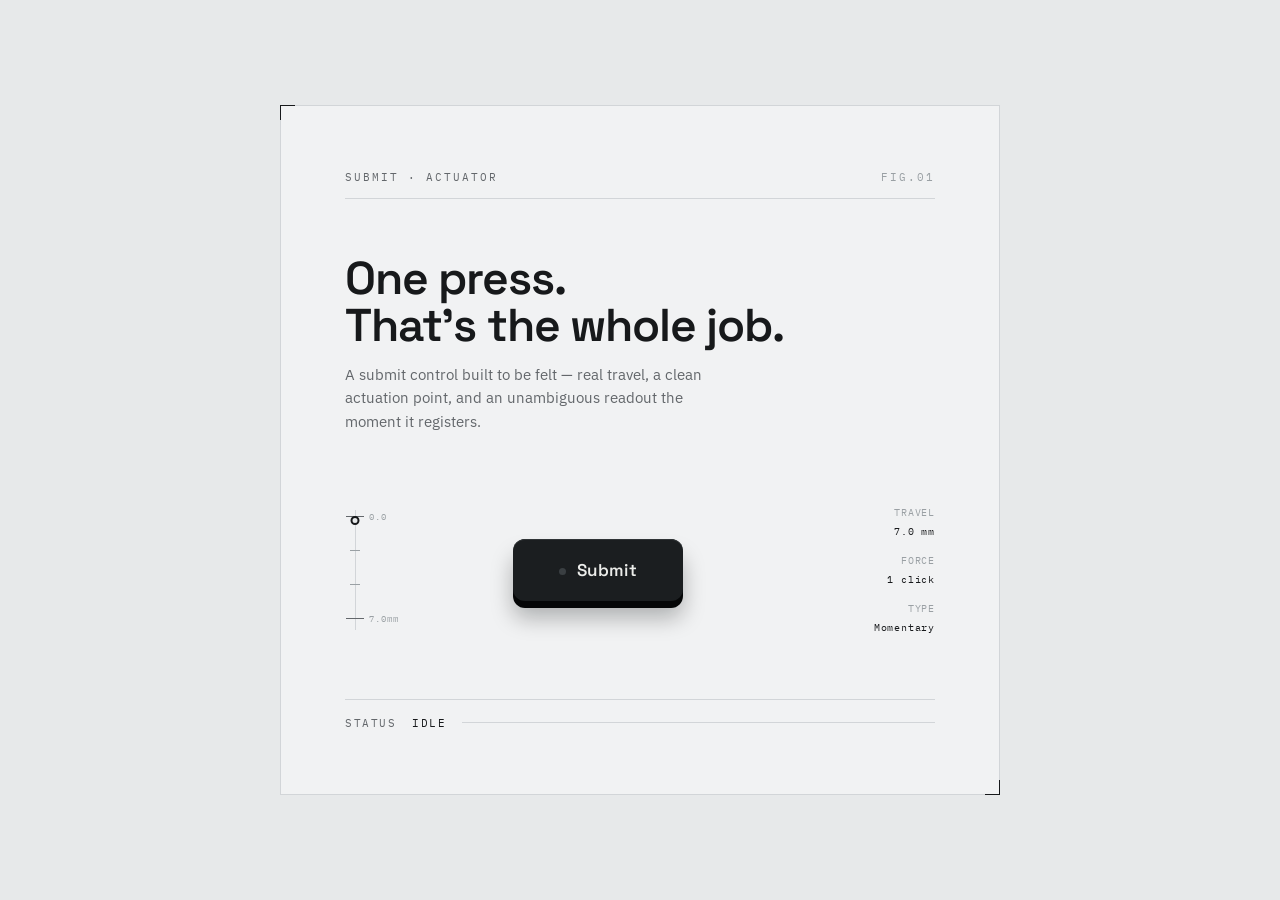
<file: index.html>
<!DOCTYPE html>
<html lang="en">
<head>
  <meta charset="UTF-8">
  <meta name="viewport" content="width=device-width, initial-scale=1.0">
  <title>Submit — Actuator</title>
  <link rel="preconnect" href="https://fonts.googleapis.com">
  <link rel="preconnect" href="https://fonts.gstatic.com" crossorigin>
  <link href="https://fonts.googleapis.com/css2?family=Space+Grotesk:wght@500;600;700&family=IBM+Plex+Sans:wght@400;500&family=IBM+Plex+Mono:wght@400;500&display=swap" rel="stylesheet">
  <link rel="stylesheet" href="button.css">
</head>
<body>
  <main class="panel">
    <div class="masthead">
      <span>Submit · Actuator</span>
      <span class="fig">Fig.01</span>
    </div>

    <h1>One press.<br>That's the whole job.</h1>
    <p class="lede">A submit control built to be felt — real travel, a clean actuation point, and an unambiguous readout the moment it registers.</p>

    <div class="instrument" id="instrument">
      <!-- travel gauge -->
      <div class="gauge" aria-hidden="true">
        <span class="rail"></span>
        <span class="tick major" style="top:6px"></span>
        <span class="label"  style="top:6px">0.0</span>
        <span class="tick" style="top:40px"></span>
        <span class="tick" style="top:74px"></span>
        <span class="tick major" style="top:108px"></span>
        <span class="label"  style="top:108px">7.0mm</span>
        <span class="cursor" id="cursor"></span>
      </div>

      <!-- the button -->
      <div class="actuator">
        <button
          class="key"
          id="submitBtn"
          data-testid="submit-button"
          aria-label="Submit"
          aria-describedby="status">
          <span class="lamp" aria-hidden="true"></span>Submit
        </button>
      </div>

      <!-- datasheet spec -->
      <dl class="spec" aria-hidden="true">
        <dt>Travel</dt><dd>7.0 mm</dd>
        <dt>Force</dt><dd>1 click</dd>
        <dt>Type</dt><dd>Momentary</dd>
      </dl>
    </div>

    <div class="readout">
      <span>Status</span>
      <span class="state" id="status" role="status" aria-live="polite">Idle</span>
      <span class="bar" id="bar" aria-hidden="true"></span>
    </div>
  </main>

  <script>
    "use strict";
    const instrument = document.getElementById("instrument");
    const btn    = document.getElementById("submitBtn");
    const cursor = document.getElementById("cursor");
    const status = document.getElementById("status");
    const bar    = document.getElementById("bar");

    const reduce = window.matchMedia("(prefers-reduced-motion: reduce)").matches;
    let busy = false;

    // Drive the key + travel gauge together (0 rest → 1 fully pressed)
    function setPress(down){
      instrument.classList.toggle("pressed", down);
      cursor.style.setProperty("--p", down ? 1 : 0);
    }

    // Pointer travel: hold shows depression, release lets it spring back
    btn.addEventListener("pointerdown", () => { if(!busy) setPress(true); });
    ["pointerup","pointerleave","pointercancel"].forEach(ev =>
      btn.addEventListener(ev, () => { if(!busy) setPress(false); }));

    // Keyboard travel mirrors the pointer feel
    btn.addEventListener("keydown", e => {
      if((e.key === " " || e.key === "Enter") && !busy) setPress(true);
    });
    btn.addEventListener("keyup", e => {
      if((e.key === " " || e.key === "Enter") && !busy) setPress(false);
    });

    btn.addEventListener("click", submit);

    function setBar(v){ bar.style.setProperty("--fill", v); }

    function submit(){
      if(busy) return;
      busy = true;
      instrument.classList.remove("sent");

      // ARMED — the click is registered, work is in flight
      status.textContent = "Armed";
      setBar(0.45);
      const dwell = reduce ? 0 : 520;

      window.setTimeout(() => {
        // SENT — actuation confirmed; the one green moment
        instrument.classList.add("sent");
        setPress(false);
        status.textContent = "Sent";
        setBar(1);

        window.setTimeout(() => {  // reset to idle, ready for the next press
          instrument.classList.remove("sent");
          status.textContent = "Idle";
          setBar(0);
          busy = false;
        }, reduce ? 900 : 1800);
      }, dwell);
    }
  </script>
</body>
</html>
</file>
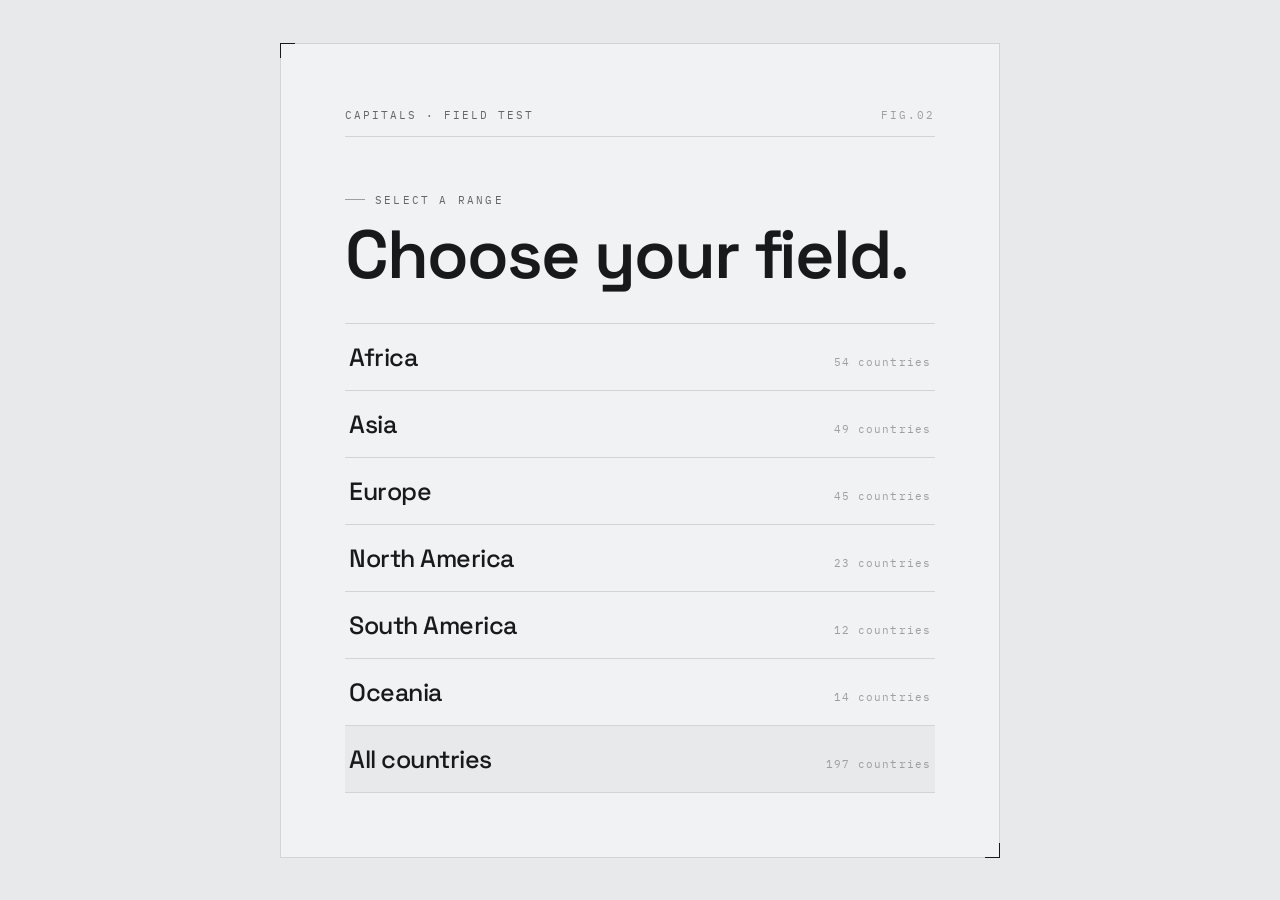
<file: quiz.html>
<!DOCTYPE html>
<html lang="en">
<head>
  <meta charset="UTF-8">
  <meta name="viewport" content="width=device-width, initial-scale=1.0">
  <title>Capitals — Field Test</title>
  <link rel="preconnect" href="https://fonts.googleapis.com">
  <link rel="preconnect" href="https://fonts.gstatic.com" crossorigin>
  <link href="https://fonts.googleapis.com/css2?family=Space+Grotesk:wght@500;600;700&family=IBM+Plex+Sans:wght@400;500&family=IBM+Plex+Mono:wght@400;500&display=swap" rel="stylesheet">
  <link rel="stylesheet" href="button.css">
  <link rel="stylesheet" href="quiz.css">
</head>
<body>
  <main class="panel">
    <div class="masthead">
      <span id="rangeLabel">Capitals · Field Test</span>
      <span class="fig">Fig.02</span>
    </div>

    <!-- ============ START / RANGE SELECT ============ -->
    <section id="startView">
      <p class="eyebrow">Select a range</p>
      <h1 class="country" style="margin-bottom:clamp(22px,5vw,34px)">Choose your field.</h1>
      <div class="range-list" id="rangeList"></div>
    </section>

    <!-- ============ QUIZ ============ -->
    <section id="quizView" class="hidden">
      <div class="quiz-head">
        <p class="eyebrow">Name the capital of</p>
        <button type="button" class="abort" id="abortBtn" aria-label="Abort test and return to start">Abort test</button>
      </div>
      <h1 class="country" id="country">—</h1>

      <div class="field" id="field">
        <label class="field-label" for="capital">Capital</label>
        <input
          class="capital"
          id="capital"
          type="text"
          autocomplete="off"
          autocapitalize="words"
          spellcheck="false"
          placeholder="Type your answer"
          aria-describedby="feedback">
      </div>

      <div class="instrument" id="instrument">
        <!-- travel gauge -->
        <div class="gauge" aria-hidden="true">
          <span class="rail"></span>
          <span class="tick major" style="top:6px"></span>
          <span class="label" style="top:6px">0.0</span>
          <span class="tick" style="top:40px"></span>
          <span class="tick" style="top:74px"></span>
          <span class="tick major" style="top:108px"></span>
          <span class="label" style="top:108px">7.0mm</span>
          <span class="cursor" id="cursor"></span>
        </div>

        <!-- the shared Actuator -->
        <div class="actuator">
          <button class="key" id="submitBtn" data-testid="submit-button" aria-label="Submit answer">
            <span class="lamp" aria-hidden="true"></span><span class="lbl">Submit</span>
          </button>
        </div>

        <!-- live readout -->
        <dl class="spec" aria-hidden="true">
          <dt>Question</dt><dd><span class="val" id="qNum">1</span>/<span id="qTot">0</span></dd>
          <dt>Score</dt><dd class="val" id="qScore">0</dd>
          <dt>Streak</dt><dd class="val" id="qStreak">0</dd>
        </dl>
      </div>

      <div class="readout">
        <span>Status</span>
        <span class="state" id="status" role="status" aria-live="polite">Awaiting</span>
        <span class="bar" id="bar" aria-hidden="true"></span>
      </div>

      <p class="feedback" id="feedback" role="status" aria-live="polite"></p>
    </section>

    <!-- ============ RESULTS ============ -->
    <section id="resultsView" class="results hidden">
      <p class="eyebrow">Field test complete</p>
      <p class="score"><span id="finalScore">0</span><span class="of">/<span id="finalTot">0</span></span></p>
      <p class="grade" id="grade">—</p>

      <div class="review" id="review"></div>

      <div class="again">
        <button class="key hidden" id="retryBtn" aria-label="Retry the missed capitals">
          <span class="lamp" aria-hidden="true"></span><span class="lbl">Retry missed</span>
        </button>
        <button class="key" id="newBtn" aria-label="Start a new test">
          <span class="lamp" aria-hidden="true"></span><span class="lbl">New test</span>
        </button>
      </div>
    </section>
  </main>

  <script>
    "use strict";

    /* ---- Data · all 195 sovereign states (193 UN members + Vatican City & Palestine) ---- */
    const COUNTRIES = [
      /* ---------- Africa (54) ---------- */
      { c:"Algeria", cap:"Algiers", k:"Africa", alt:["alger"] },
      { c:"Angola", cap:"Luanda", k:"Africa" },
      { c:"Benin", cap:"Porto-Novo", k:"Africa", alt:["cotonou"] },
      { c:"Botswana", cap:"Gaborone", k:"Africa" },
      { c:"Burkina Faso", cap:"Ouagadougou", k:"Africa" },
      { c:"Burundi", cap:"Gitega", k:"Africa", alt:["bujumbura"] },
      { c:"Cabo Verde", cap:"Praia", k:"Africa" },
      { c:"Cameroon", cap:"Yaoundé", k:"Africa", alt:["yaounde"] },
      { c:"Central African Republic", cap:"Bangui", k:"Africa" },
      { c:"Chad", cap:"N'Djamena", k:"Africa", alt:["ndjamena"] },
      { c:"Comoros", cap:"Moroni", k:"Africa" },
      { c:"Republic of the Congo", cap:"Brazzaville", k:"Africa" },
      { c:"DR Congo", cap:"Kinshasa", k:"Africa" },
      { c:"Côte d'Ivoire", cap:"Yamoussoukro", k:"Africa", alt:["abidjan"] },
      { c:"Djibouti", cap:"Djibouti", k:"Africa" },
      { c:"Egypt", cap:"Cairo", k:"Africa" },
      { c:"Equatorial Guinea", cap:"Malabo", k:"Africa" },
      { c:"Eritrea", cap:"Asmara", k:"Africa" },
      { c:"Eswatini", cap:"Mbabane", k:"Africa", alt:["lobamba"] },
      { c:"Ethiopia", cap:"Addis Ababa", k:"Africa" },
      { c:"Gabon", cap:"Libreville", k:"Africa" },
      { c:"Gambia", cap:"Banjul", k:"Africa" },
      { c:"Ghana", cap:"Accra", k:"Africa" },
      { c:"Guinea", cap:"Conakry", k:"Africa" },
      { c:"Guinea-Bissau", cap:"Bissau", k:"Africa" },
      { c:"Kenya", cap:"Nairobi", k:"Africa" },
      { c:"Lesotho", cap:"Maseru", k:"Africa" },
      { c:"Liberia", cap:"Monrovia", k:"Africa" },
      { c:"Libya", cap:"Tripoli", k:"Africa" },
      { c:"Madagascar", cap:"Antananarivo", k:"Africa" },
      { c:"Malawi", cap:"Lilongwe", k:"Africa" },
      { c:"Mali", cap:"Bamako", k:"Africa" },
      { c:"Mauritania", cap:"Nouakchott", k:"Africa" },
      { c:"Mauritius", cap:"Port Louis", k:"Africa" },
      { c:"Morocco", cap:"Rabat", k:"Africa" },
      { c:"Mozambique", cap:"Maputo", k:"Africa" },
      { c:"Namibia", cap:"Windhoek", k:"Africa" },
      { c:"Niger", cap:"Niamey", k:"Africa" },
      { c:"Nigeria", cap:"Abuja", k:"Africa" },
      { c:"Rwanda", cap:"Kigali", k:"Africa" },
      { c:"São Tomé and Príncipe", cap:"São Tomé", k:"Africa", alt:["sao tome"] },
      { c:"Senegal", cap:"Dakar", k:"Africa" },
      { c:"Seychelles", cap:"Victoria", k:"Africa" },
      { c:"Sierra Leone", cap:"Freetown", k:"Africa" },
      { c:"Somalia", cap:"Mogadishu", k:"Africa" },
      { c:"South Africa", cap:"Pretoria", k:"Africa", alt:["cape town","bloemfontein"] },
      { c:"South Sudan", cap:"Juba", k:"Africa" },
      { c:"Sudan", cap:"Khartoum", k:"Africa" },
      { c:"Tanzania", cap:"Dodoma", k:"Africa", alt:["dar es salaam"] },
      { c:"Togo", cap:"Lomé", k:"Africa", alt:["lome"] },
      { c:"Tunisia", cap:"Tunis", k:"Africa" },
      { c:"Uganda", cap:"Kampala", k:"Africa" },
      { c:"Zambia", cap:"Lusaka", k:"Africa" },
      { c:"Zimbabwe", cap:"Harare", k:"Africa" },

      /* ---------- Asia (48) ---------- */
      { c:"Afghanistan", cap:"Kabul", k:"Asia" },
      { c:"Armenia", cap:"Yerevan", k:"Asia" },
      { c:"Azerbaijan", cap:"Baku", k:"Asia" },
      { c:"Bahrain", cap:"Manama", k:"Asia" },
      { c:"Bangladesh", cap:"Dhaka", k:"Asia" },
      { c:"Bhutan", cap:"Thimphu", k:"Asia" },
      { c:"Brunei", cap:"Bandar Seri Begawan", k:"Asia" },
      { c:"Cambodia", cap:"Phnom Penh", k:"Asia" },
      { c:"China", cap:"Beijing", k:"Asia", alt:["peking"] },
      { c:"Cyprus", cap:"Nicosia", k:"Asia" },
      { c:"Georgia", cap:"Tbilisi", k:"Asia" },
      { c:"India", cap:"New Delhi", k:"Asia", alt:["delhi"] },
      { c:"Indonesia", cap:"Jakarta", k:"Asia" },
      { c:"Iran", cap:"Tehran", k:"Asia" },
      { c:"Iraq", cap:"Baghdad", k:"Asia" },
      { c:"Israel", cap:"Jerusalem", k:"Asia" },
      { c:"Japan", cap:"Tokyo", k:"Asia" },
      { c:"Jordan", cap:"Amman", k:"Asia" },
      { c:"Kazakhstan", cap:"Astana", k:"Asia", alt:["nur-sultan","nursultan"] },
      { c:"Kuwait", cap:"Kuwait City", k:"Asia" },
      { c:"Kyrgyzstan", cap:"Bishkek", k:"Asia" },
      { c:"Laos", cap:"Vientiane", k:"Asia" },
      { c:"Lebanon", cap:"Beirut", k:"Asia" },
      { c:"Malaysia", cap:"Kuala Lumpur", k:"Asia" },
      { c:"Maldives", cap:"Malé", k:"Asia", alt:["male"] },
      { c:"Mongolia", cap:"Ulaanbaatar", k:"Asia", alt:["ulan bator"] },
      { c:"Myanmar", cap:"Naypyidaw", k:"Asia", alt:["nay pyi taw"] },
      { c:"Nepal", cap:"Kathmandu", k:"Asia" },
      { c:"North Korea", cap:"Pyongyang", k:"Asia" },
      { c:"Oman", cap:"Muscat", k:"Asia" },
      { c:"Pakistan", cap:"Islamabad", k:"Asia" },
      { c:"Palestine", cap:"Ramallah", k:"Asia", alt:["east jerusalem","jerusalem"] },
      { c:"Philippines", cap:"Manila", k:"Asia" },
      { c:"Qatar", cap:"Doha", k:"Asia" },
      { c:"Saudi Arabia", cap:"Riyadh", k:"Asia" },
      { c:"Singapore", cap:"Singapore", k:"Asia" },
      { c:"South Korea", cap:"Seoul", k:"Asia" },
      { c:"Sri Lanka", cap:"Sri Jayawardenepura Kotte", k:"Asia", alt:["colombo","kotte"] },
      { c:"Syria", cap:"Damascus", k:"Asia" },
      { c:"Taiwan", cap:"Taipei", k:"Asia" },
      { c:"Tajikistan", cap:"Dushanbe", k:"Asia" },
      { c:"Thailand", cap:"Bangkok", k:"Asia" },
      { c:"Timor-Leste", cap:"Dili", k:"Asia" },
      { c:"Turkey", cap:"Ankara", k:"Asia" },
      { c:"Turkmenistan", cap:"Ashgabat", k:"Asia" },
      { c:"United Arab Emirates", cap:"Abu Dhabi", k:"Asia" },
      { c:"Uzbekistan", cap:"Tashkent", k:"Asia" },
      { c:"Vietnam", cap:"Hanoi", k:"Asia" },
      { c:"Yemen", cap:"Sana'a", k:"Asia", alt:["sanaa"] },

      /* ---------- Europe (44) ---------- */
      { c:"Albania", cap:"Tirana", k:"Europe" },
      { c:"Andorra", cap:"Andorra la Vella", k:"Europe" },
      { c:"Austria", cap:"Vienna", k:"Europe", alt:["wien"] },
      { c:"Belarus", cap:"Minsk", k:"Europe" },
      { c:"Belgium", cap:"Brussels", k:"Europe", alt:["bruxelles","brussel"] },
      { c:"Bosnia and Herzegovina", cap:"Sarajevo", k:"Europe" },
      { c:"Bulgaria", cap:"Sofia", k:"Europe" },
      { c:"Croatia", cap:"Zagreb", k:"Europe" },
      { c:"Czechia", cap:"Prague", k:"Europe", alt:["praha"] },
      { c:"Denmark", cap:"Copenhagen", k:"Europe", alt:["kobenhavn"] },
      { c:"Estonia", cap:"Tallinn", k:"Europe" },
      { c:"Finland", cap:"Helsinki", k:"Europe" },
      { c:"France", cap:"Paris", k:"Europe" },
      { c:"Germany", cap:"Berlin", k:"Europe" },
      { c:"Greece", cap:"Athens", k:"Europe", alt:["athina"] },
      { c:"Hungary", cap:"Budapest", k:"Europe" },
      { c:"Iceland", cap:"Reykjavík", k:"Europe", alt:["reykjavik"] },
      { c:"Ireland", cap:"Dublin", k:"Europe" },
      { c:"Italy", cap:"Rome", k:"Europe", alt:["roma"] },
      { c:"Kosovo", cap:"Pristina", k:"Europe", alt:["prishtina"] },
      { c:"Latvia", cap:"Riga", k:"Europe" },
      { c:"Liechtenstein", cap:"Vaduz", k:"Europe" },
      { c:"Lithuania", cap:"Vilnius", k:"Europe" },
      { c:"Luxembourg", cap:"Luxembourg", k:"Europe" },
      { c:"Malta", cap:"Valletta", k:"Europe" },
      { c:"Moldova", cap:"Chișinău", k:"Europe", alt:["chisinau"] },
      { c:"Monaco", cap:"Monaco", k:"Europe" },
      { c:"Montenegro", cap:"Podgorica", k:"Europe" },
      { c:"Netherlands", cap:"Amsterdam", k:"Europe" },
      { c:"North Macedonia", cap:"Skopje", k:"Europe" },
      { c:"Norway", cap:"Oslo", k:"Europe" },
      { c:"Poland", cap:"Warsaw", k:"Europe", alt:["warszawa"] },
      { c:"Portugal", cap:"Lisbon", k:"Europe", alt:["lisboa"] },
      { c:"Romania", cap:"Bucharest", k:"Europe", alt:["bucuresti"] },
      { c:"Russia", cap:"Moscow", k:"Europe", alt:["moskva"] },
      { c:"San Marino", cap:"San Marino", k:"Europe" },
      { c:"Serbia", cap:"Belgrade", k:"Europe", alt:["beograd"] },
      { c:"Slovakia", cap:"Bratislava", k:"Europe" },
      { c:"Slovenia", cap:"Ljubljana", k:"Europe" },
      { c:"Spain", cap:"Madrid", k:"Europe" },
      { c:"Sweden", cap:"Stockholm", k:"Europe" },
      { c:"Switzerland", cap:"Bern", k:"Europe", alt:["berne"] },
      { c:"Ukraine", cap:"Kyiv", k:"Europe", alt:["kiev"] },
      { c:"United Kingdom", cap:"London", k:"Europe" },
      { c:"Vatican City", cap:"Vatican City", k:"Europe", alt:["vatican"] },

      /* ---------- North America (23) ---------- */
      { c:"Antigua and Barbuda", cap:"Saint John's", k:"North America", alt:["st johns"] },
      { c:"Bahamas", cap:"Nassau", k:"North America" },
      { c:"Barbados", cap:"Bridgetown", k:"North America" },
      { c:"Belize", cap:"Belmopan", k:"North America" },
      { c:"Canada", cap:"Ottawa", k:"North America" },
      { c:"Costa Rica", cap:"San José", k:"North America", alt:["san jose"] },
      { c:"Cuba", cap:"Havana", k:"North America", alt:["la habana"] },
      { c:"Dominica", cap:"Roseau", k:"North America" },
      { c:"Dominican Republic", cap:"Santo Domingo", k:"North America" },
      { c:"El Salvador", cap:"San Salvador", k:"North America" },
      { c:"Grenada", cap:"Saint George's", k:"North America", alt:["st georges"] },
      { c:"Guatemala", cap:"Guatemala City", k:"North America" },
      { c:"Haiti", cap:"Port-au-Prince", k:"North America" },
      { c:"Honduras", cap:"Tegucigalpa", k:"North America" },
      { c:"Jamaica", cap:"Kingston", k:"North America" },
      { c:"Mexico", cap:"Mexico City", k:"North America", alt:["ciudad de mexico","cdmx"] },
      { c:"Nicaragua", cap:"Managua", k:"North America" },
      { c:"Panama", cap:"Panama City", k:"North America" },
      { c:"Saint Kitts and Nevis", cap:"Basseterre", k:"North America" },
      { c:"Saint Lucia", cap:"Castries", k:"North America" },
      { c:"Saint Vincent and the Grenadines", cap:"Kingstown", k:"North America" },
      { c:"Trinidad and Tobago", cap:"Port of Spain", k:"North America" },
      { c:"United States", cap:"Washington", k:"North America", alt:["washington dc","washington d c"] },

      /* ---------- South America (12) ---------- */
      { c:"Argentina", cap:"Buenos Aires", k:"South America" },
      { c:"Bolivia", cap:"Sucre", k:"South America", alt:["la paz"] },
      { c:"Brazil", cap:"Brasília", k:"South America", alt:["brasilia"] },
      { c:"Chile", cap:"Santiago", k:"South America" },
      { c:"Colombia", cap:"Bogotá", k:"South America", alt:["bogota"] },
      { c:"Ecuador", cap:"Quito", k:"South America" },
      { c:"Guyana", cap:"Georgetown", k:"South America" },
      { c:"Paraguay", cap:"Asunción", k:"South America", alt:["asuncion"] },
      { c:"Peru", cap:"Lima", k:"South America" },
      { c:"Suriname", cap:"Paramaribo", k:"South America" },
      { c:"Uruguay", cap:"Montevideo", k:"South America" },
      { c:"Venezuela", cap:"Caracas", k:"South America" },

      /* ---------- Oceania (14) ---------- */
      { c:"Australia", cap:"Canberra", k:"Oceania" },
      { c:"Fiji", cap:"Suva", k:"Oceania" },
      { c:"Kiribati", cap:"Tarawa", k:"Oceania", alt:["south tarawa"] },
      { c:"Marshall Islands", cap:"Majuro", k:"Oceania" },
      { c:"Micronesia", cap:"Palikir", k:"Oceania" },
      { c:"Nauru", cap:"Yaren", k:"Oceania" },
      { c:"New Zealand", cap:"Wellington", k:"Oceania" },
      { c:"Palau", cap:"Ngerulmud", k:"Oceania" },
      { c:"Papua New Guinea", cap:"Port Moresby", k:"Oceania" },
      { c:"Samoa", cap:"Apia", k:"Oceania" },
      { c:"Solomon Islands", cap:"Honiara", k:"Oceania" },
      { c:"Tonga", cap:"Nukuʻalofa", k:"Oceania", alt:["nukualofa"] },
      { c:"Tuvalu", cap:"Funafuti", k:"Oceania" },
      { c:"Vanuatu", cap:"Port Vila", k:"Oceania" },
    ];

    const CONTINENTS = ["Africa","Asia","Europe","North America","South America","Oceania"];

    /* ---- Elements ------------------------------------------------ */
    const instrument = document.getElementById("instrument");
    const btn    = document.getElementById("submitBtn");
    const lbl    = btn.querySelector(".lbl");
    const cursor = document.getElementById("cursor");
    const status = document.getElementById("status");
    const bar    = document.getElementById("bar");
    const field  = document.getElementById("field");
    const input  = document.getElementById("capital");
    const feedback = document.getElementById("feedback");
    const countryEl = document.getElementById("country");
    const qNum = document.getElementById("qNum"), qTot = document.getElementById("qTot");
    const qScore = document.getElementById("qScore"), qStreak = document.getElementById("qStreak");
    const rangeLabel = document.getElementById("rangeLabel");
    const rangeList = document.getElementById("rangeList");
    const startView = document.getElementById("startView");
    const quizView = document.getElementById("quizView");
    const resultsView = document.getElementById("resultsView");
    const review = document.getElementById("review");
    const retryBtn = document.getElementById("retryBtn");
    const newBtn = document.getElementById("newBtn");
    const abortBtn = document.getElementById("abortBtn");

    const reduce = window.matchMedia("(prefers-reduced-motion: reduce)").matches;

    /* ---- Answer normalization ------------------------------------ */
    const norm = s => s.toLowerCase()
      .normalize("NFD").replace(/[̀-ͯ]/g,"")   // strip accents
      .replace(/^the\s+/,"")
      .replace(/[^a-z0-9]+/g," ").trim();

    function isCorrect(guess, q){
      const g = norm(guess);
      if(!g) return false;
      return [q.cap, ...(q.alt||[])].map(norm).includes(g);
    }

    /* ---- Start screen: build the range selector ------------------ */
    function countIn(k){ return COUNTRIES.filter(x => x.k === k).length; }

    function buildStart(){
      rangeList.innerHTML = "";
      CONTINENTS.forEach(k => rangeList.appendChild(rangeRow(k, k, countIn(k))));
      rangeList.appendChild(rangeRow("__all__", "All countries", COUNTRIES.length, true));
    }
    function rangeRow(key, name, n, all){
      const b = document.createElement("button");
      b.className = "range-row" + (all ? " all" : "");
      b.type = "button";
      b.innerHTML = `<span class="rn">${name}</span><span class="n">${n} ${n===1?"country":"countries"}</span>`;
      b.addEventListener("click", () => startRound(key, name));
      return b;
    }

    /* ---- Round state --------------------------------------------- */
    let deck = [], i = 0, score = 0, streak = 0, attempt = 1;
    let phase = "await";      // await | result
    let locked = false;       // blocks re-entry during the Armed dwell
    let missed = [];          // { c, cap } for the end-of-test review
    let pendingTimeout = null; // in-flight evaluate() dwell, cancelable on abort

    function shuffle(a){
      const r = a.slice();
      for(let j=r.length-1;j>0;j--){ const t=(Math.random()*(j+1))|0; [r[j],r[t]]=[r[t],r[j]]; }
      return r;
    }

    function beginRound(pool, name){
      deck = shuffle(pool);
      i = 0; score = 0; streak = 0; missed = [];
      rangeLabel.textContent = "Capitals · " + name;
      qTot.textContent = deck.length;
      startView.classList.add("hidden");
      resultsView.classList.add("hidden");
      quizView.classList.remove("hidden");
      loadQuestion();
    }

    function startRound(key, name){
      const pool = key === "__all__" ? COUNTRIES : COUNTRIES.filter(x => x.k === key);
      beginRound(pool, name);
    }

    function loadQuestion(){
      phase = "await"; attempt = 1; locked = false;
      const q = deck[i];
      countryEl.textContent = q.c;
      input.value = "";
      feedback.textContent = "";
      instrument.classList.remove("sent","fault","pressed");
      field.classList.remove("fault","shake");
      lbl.textContent = "Submit";
      btn.setAttribute("aria-label", "Submit answer");
      status.textContent = "Awaiting";
      qNum.textContent = i + 1;
      qScore.textContent = score;
      qStreak.textContent = streak;
      setBar(i / deck.length);
      input.focus();
    }

    /* ---- Shared button mechanics (from the Actuator) ------------- */
    function setPress(down){
      instrument.classList.toggle("pressed", down);
      cursor.style.setProperty("--p", down ? 1 : 0);
    }
    function setBar(v){ bar.style.setProperty("--fill", Math.max(0, Math.min(1, v))); }

    btn.addEventListener("pointerdown", e => {
      e.preventDefault();   // stop the tap from stealing focus off the input (keeps iOS keyboard open)
      setPress(true);
    });
    ["pointerup","pointerleave","pointercancel"].forEach(ev =>
      btn.addEventListener(ev, () => setPress(false)));
    btn.addEventListener("keydown", e => { if(e.key===" "||e.key==="Enter") setPress(true); });
    btn.addEventListener("keyup",   e => { if(e.key===" "||e.key==="Enter") setPress(false); });

    input.addEventListener("keydown", e => {
      if(e.key === "Enter"){ e.preventDefault(); btn.click(); }
    });
    // typing after a wrong first try clears the fault flash
    input.addEventListener("input", () => {
      if(field.classList.contains("fault")){
        field.classList.remove("fault");
        instrument.classList.remove("fault");
        if(phase === "await") status.textContent = "Awaiting";
      }
    });

    btn.addEventListener("click", () => {
      if(locked) return;
      // tapping the key would otherwise steal focus and close the iOS keyboard;
      // reclaiming it synchronously here (inside the trusted tap) keeps it up
      // through the delayed advance — iOS won't reopen it from async code later
      input.focus();
      if(phase === "await") evaluate();
      else advance();
    });

    /* ---- Evaluate an answer (2 tries per question) --------------- */
    function evaluate(){
      const guess = input.value.trim();
      locked = true;          // blocks re-submission; input stays focused so iOS keeps the keyboard up
      status.textContent = "Armed";
      const q = deck[i];
      const right = isCorrect(guess, q);
      const dwell = reduce ? 0 : 420;

      pendingTimeout = window.setTimeout(() => {
        pendingTimeout = null;
        if(right)              resolveCorrect(q);
        else if(attempt === 1) resolveRetry(q);
        else                   resolveMissed(q);
      }, dwell);
    }

    function resolveCorrect(q){       // right first or second try — advance automatically
      phase = "result";
      score++; streak++;
      instrument.classList.remove("fault");
      field.classList.remove("fault","shake");
      instrument.classList.add("sent");
      status.textContent = "Correct";
      feedback.innerHTML = `<span class="ok">✓ Correct</span> · <b>${q.cap}</b>`;
      setPress(false);
      qScore.textContent = score;
      qStreak.textContent = streak;
      setBar((i + 1) / deck.length);
      // stays locked — no click needed, just a beat to see the green signal
      pendingTimeout = window.setTimeout(() => {
        pendingTimeout = null;
        advance();
      }, reduce ? 150 : 550);
    }

    function resolveRetry(q){       // first wrong — one try remains, no reveal
      attempt = 2;
      streak = 0;
      instrument.classList.add("fault");
      field.classList.add("fault");
      field.classList.remove("shake"); void field.offsetWidth;
      if(!reduce) field.classList.add("shake");
      status.textContent = "Retry";
      feedback.innerHTML = `<span class="no">✗ Not quite</span> · one try left`;
      setPress(false);
      qStreak.textContent = streak;
      input.value = "";
      input.focus();
      locked = false;            // stay in await for the second attempt
    }

    function resolveMissed(q){      // second wrong — reveal and record
      phase = "result";
      streak = 0;
      missed.push(q);
      instrument.classList.add("fault");
      field.classList.add("fault");
      status.textContent = "Missed";
      feedback.innerHTML = `<span class="no">✗ Missed</span> · answer is <b>${q.cap}</b>`;
      finishTurn();
    }

    function finishTurn(){          // missed — wait for a click so the reveal can be read
      setPress(false);
      qScore.textContent = score;
      qStreak.textContent = streak;
      setBar((i + 1) / deck.length);
      lbl.textContent = (i === deck.length - 1) ? "See results →" : "Next →";
      btn.setAttribute("aria-label", lbl.textContent);
      locked = false;
      btn.focus();
    }

    function advance(){
      i++;
      if(i >= deck.length) showResults();
      else loadQuestion();
    }

    /* ---- Results ------------------------------------------------- */
    function showResults(){
      quizView.classList.add("hidden");
      resultsView.classList.remove("hidden");
      document.getElementById("finalScore").textContent = score;
      document.getElementById("finalTot").textContent = deck.length;
      const pct = Math.round(score / deck.length * 100);
      let g;
      if(pct === 100)     g = `Perfect · ${pct}% accuracy`;
      else if(pct >= 80)  g = `Sharp · ${pct}% accuracy`;
      else if(pct >= 60)  g = `Passing · ${pct}% accuracy`;
      else if(pct >= 40)  g = `Rusty · ${pct}% accuracy`;
      else                g = `Recalibrate · ${pct}% accuracy`;
      document.getElementById("grade").textContent = g;

      if(missed.length === 0){
        review.innerHTML = `<p class="review-clean">Clean run — every capital correct.</p>`;
        retryBtn.classList.add("hidden");
        newBtn.classList.remove("ghost");   // New test is the only, primary action
        newBtn.focus();
      }else{
        const rows = missed.map(m =>
          `<div class="review-row"><span class="rc">${m.c}</span><span class="ra">${m.cap}</span></div>`
        ).join("");
        review.innerHTML =
          `<p class="review-head">Missed · ${missed.length}</p>
           <div class="review-scroll">${rows}</div>`;
        retryBtn.classList.remove("hidden");
        newBtn.classList.add("ghost");       // Retry is primary, New test steps back
        retryBtn.focus();
      }
    }

    retryBtn.addEventListener("click", () => {
      if(!missed.length) return;
      beginRound(missed.slice(), "Retry missed");   // copy before beginRound resets it
    });

    newBtn.addEventListener("click", () => {
      resultsView.classList.add("hidden");
      quizView.classList.add("hidden");
      startView.classList.remove("hidden");
      rangeLabel.textContent = "Capitals · Field Test";
    });

    abortBtn.addEventListener("click", () => {
      if(!confirm("Abort this test? Your progress won't be saved.")) return;
      if(pendingTimeout){ clearTimeout(pendingTimeout); pendingTimeout = null; }
      quizView.classList.add("hidden");
      startView.classList.remove("hidden");
      rangeLabel.textContent = "Capitals · Field Test";
    });

    /* ---- Go ------------------------------------------------------ */
    buildStart();
  </script>
</body>
</html>
</file>
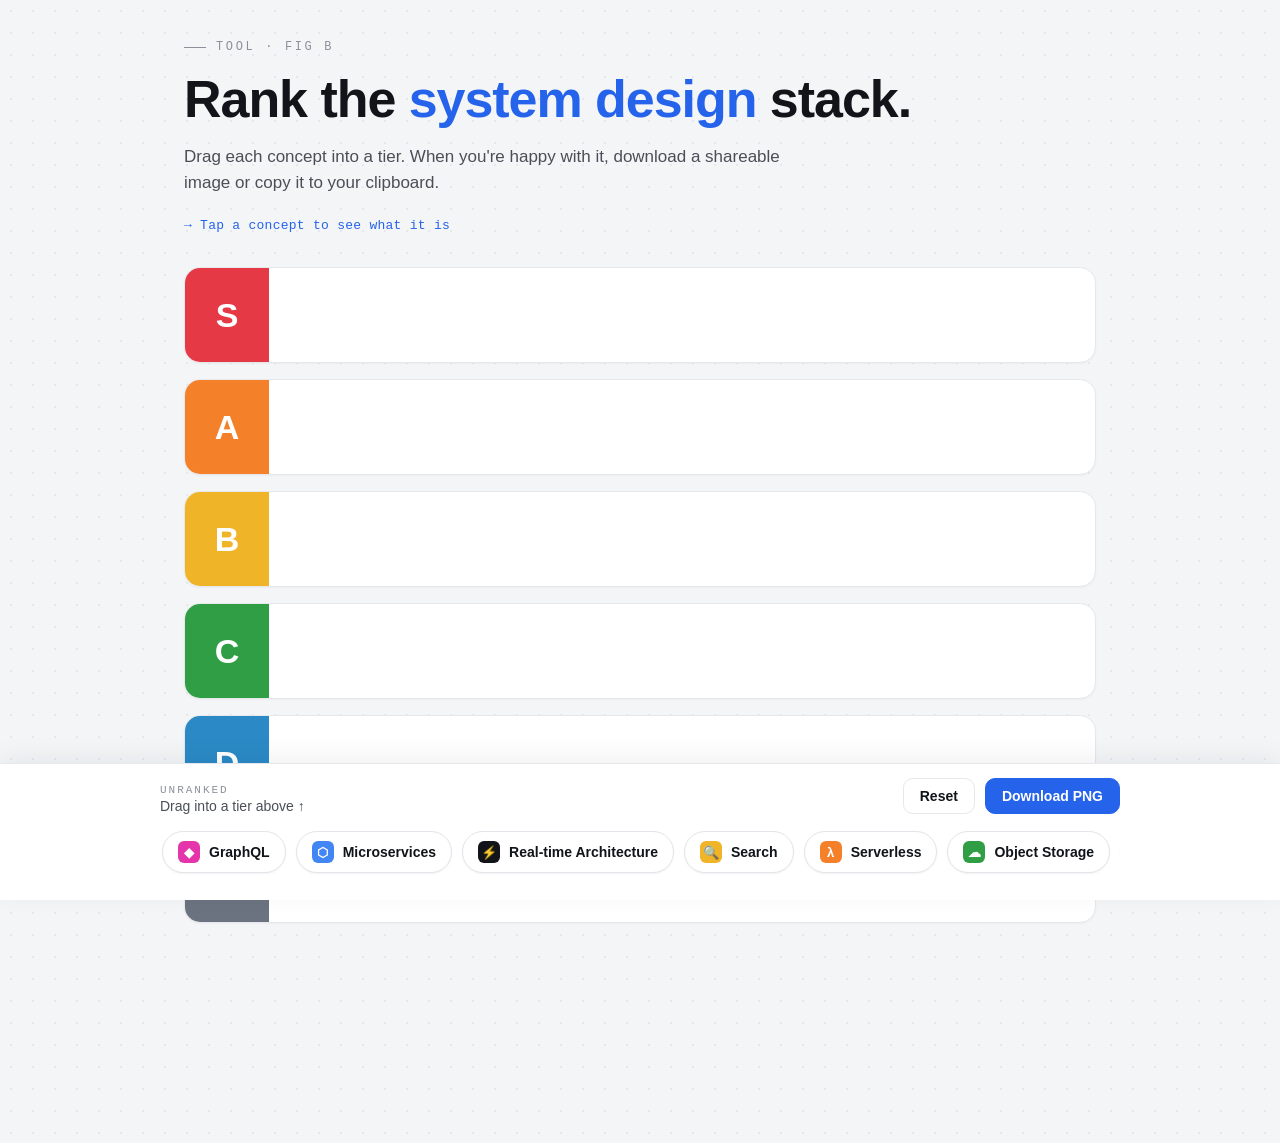
<file: tierlist.html>
<!DOCTYPE html>
<html lang="en">
<head>
<meta charset="UTF-8">
<meta name="viewport" content="width=device-width, initial-scale=1.0">
<title>Rank the system design stack</title>
<style>
  :root{
    --bg:#f4f5f7;
    --ink:#111418;
    --muted:#8b9099;
    --blue:#2563eb;
    --card:#ffffff;
    --line:#e6e8ec;
    --chip-line:#e2e5ea;
  }
  *{box-sizing:border-box}
  html,body{margin:0;padding:0}
  body{
    font-family:-apple-system,BlinkMacSystemFont,"Segoe UI",Roboto,Helvetica,Arial,sans-serif;
    color:var(--ink);
    background-color:var(--bg);
    background-image:radial-gradient(var(--line) 1px, transparent 1px);
    background-size:22px 22px;
    -webkit-font-smoothing:antialiased;
    min-height:100vh;
  }
  .wrap{max-width:960px;margin:0 auto;padding:40px 24px 220px;}

  .mono{font-family:ui-monospace,SFMono-Regular,Menlo,Consolas,monospace;}

  .eyebrow{
    font-size:12px;letter-spacing:.22em;color:var(--muted);
    text-transform:uppercase;margin-bottom:18px;display:flex;align-items:center;gap:10px;
  }
  .eyebrow::before{content:"";width:22px;height:1px;background:var(--muted);display:inline-block;}

  h1{
    font-size:52px;line-height:1.04;font-weight:800;letter-spacing:-.02em;
    margin:0 0 18px;
  }
  h1 .hl{color:var(--blue);}

  .sub{font-size:17px;line-height:1.5;color:#4a4f57;max-width:640px;margin:0 0 20px;}

  .peek{
    background:none;border:none;padding:0;cursor:pointer;
    font-size:13px;color:var(--blue);letter-spacing:.02em;
  }
  .peek.active{text-decoration:underline;}

  /* Tiers */
  .board{margin-top:34px;display:flex;flex-direction:column;gap:16px;}
  .tier{
    display:flex;align-items:stretch;background:var(--card);
    border-radius:16px;overflow:hidden;box-shadow:0 1px 2px rgba(16,24,40,.04);
    border:1px solid var(--line);min-height:96px;
  }
  .tier-label{
    flex:0 0 84px;display:flex;align-items:center;justify-content:center;
    font-size:34px;font-weight:800;color:#fff;
  }
  .drop{
    flex:1;display:flex;flex-wrap:wrap;gap:10px;align-content:center;
    padding:14px 16px;transition:background .12s;
  }
  .drop.over{background:#eef4ff;}

  /* Tray */
  .tray{
    position:fixed;left:0;right:0;bottom:0;background:var(--card);
    border-top:1px solid var(--line);box-shadow:0 -6px 24px rgba(16,24,40,.06);
    padding:14px 24px 18px;z-index:20;
  }
  .tray-inner{max-width:960px;margin:0 auto;}
  .tray-head{display:flex;align-items:flex-end;justify-content:space-between;margin-bottom:12px;}
  .tray-head .t{}
  .tray-head .k{font-size:11px;letter-spacing:.18em;color:var(--muted);text-transform:uppercase;}
  .tray-head .d{font-size:14px;color:#4a4f57;margin-top:2px;}
  .actions{display:flex;gap:10px;}
  .btn{
    font-size:14px;font-weight:600;border-radius:10px;padding:9px 16px;cursor:pointer;
    border:1px solid var(--line);background:#fff;color:var(--ink);transition:filter .12s,background .12s;
  }
  .btn:hover{background:#f7f8fa;}
  .btn.primary{background:var(--blue);border-color:var(--blue);color:#fff;}
  .btn.primary:hover{filter:brightness(1.06);background:var(--blue);}
  .btn:focus-visible,.chip:focus-visible,.peek:focus-visible{
    outline:2px solid var(--blue);outline-offset:2px;
  }

  .tray-drop{
    display:flex;gap:10px;overflow-x:auto;padding:4px 2px 8px;
    scrollbar-width:thin;min-height:56px;align-items:center;
  }
  .tray-drop.over{background:#eef4ff;border-radius:12px;}

  /* Chips */
  .chip{
    display:inline-flex;align-items:center;gap:9px;white-space:nowrap;
    background:#fff;border:1px solid var(--chip-line);border-radius:999px;
    padding:9px 15px;font-size:14px;font-weight:600;cursor:grab;
    box-shadow:0 1px 2px rgba(16,24,40,.05);user-select:none;
  }
  .chip:active{cursor:grabbing;}
  .chip.dragging{opacity:.4;}
  .chip .ic{
    width:22px;height:22px;border-radius:6px;display:inline-flex;
    align-items:center;justify-content:center;font-size:13px;color:#fff;flex:0 0 auto;
  }
  .board .chip{box-shadow:0 1px 3px rgba(16,24,40,.09);}

  /* definition popover */
  .peekmode .chip{cursor:help;}
  .def{
    position:fixed;z-index:40;max-width:280px;background:#111418;color:#fff;
    font-size:13px;line-height:1.45;padding:10px 12px;border-radius:10px;
    box-shadow:0 8px 30px rgba(0,0,0,.25);pointer-events:none;opacity:0;transform:translateY(4px);
    transition:opacity .12s,transform .12s;
  }
  .def.show{opacity:1;transform:translateY(0);}
  .def b{color:#8fb4ff;}

  @media (max-width:640px){
    h1{font-size:36px;}
    .tier-label{flex-basis:64px;font-size:26px;}
    .wrap{padding:28px 16px 240px;}
  }
</style>
</head>
<body>
  <div class="wrap">
    <div class="eyebrow mono">TOOL · FIG B</div>
    <h1>Rank the <span class="hl">system design</span> stack.</h1>
    <p class="sub">Drag each concept into a tier. When you're happy with it, download a shareable image or copy it to your clipboard.</p>
    <button class="peek mono" id="peekBtn">→ Tap a concept to see what it is</button>

    <div class="board" id="board"></div>
  </div>

  <div class="tray">
    <div class="tray-inner">
      <div class="tray-head">
        <div class="t">
          <div class="k mono">Unranked</div>
          <div class="d">Drag into a tier above ↑</div>
        </div>
        <div class="actions">
          <button class="btn" id="resetBtn">Reset</button>
          <button class="btn primary" id="downloadBtn">Download PNG</button>
        </div>
      </div>
      <div class="tray-drop" id="tray" data-tier="unranked"></div>
    </div>
  </div>

  <div class="def" id="def"></div>

<script>
"use strict";

/* ---- Data ---- */
const TIERS = [
  { id:"S", color:"#e63946" },
  { id:"A", color:"#f4802a" },
  { id:"B", color:"#f0b429" },
  { id:"C", color:"#2f9e44" },
  { id:"D", color:"#2b8ac6" },
  { id:"F", color:"#6b7280" },
];

const CONCEPTS = [
  { id:"graphql",   name:"GraphQL",               icon:"◆", color:"#e535ab", def:"A query language for APIs that lets clients request exactly the data they need in a single round trip." },
  { id:"micro",     name:"Microservices",         icon:"⬡", color:"#4285f4", def:"Splitting an app into small, independently deployable services that each own one capability." },
  { id:"realtime",  name:"Real-time Architecture",icon:"⚡", color:"#111418", def:"Pushing data to clients the instant it changes using WebSockets, SSE, or pub/sub instead of polling." },
  { id:"search",    name:"Search",                icon:"🔍", color:"#f0b429", def:"Inverted-index engines (e.g. Elasticsearch) that make large text corpora fast to query and rank." },
  { id:"serverless",name:"Serverless",            icon:"λ", color:"#f4802a", def:"Running code in managed, auto-scaling functions so you never provision or maintain servers." },
  { id:"objstore",  name:"Object Storage",        icon:"☁", color:"#2f9e44", def:"Storing files as objects in a flat namespace (e.g. S3) — cheap, durable, and massively scalable." },
  { id:"cache",     name:"Caching",               icon:"⚑", color:"#e63946", def:"Keeping hot data in fast memory (Redis, CDN edge) to cut latency and load on the source." },
  { id:"lb",        name:"Load Balancer",         icon:"⇄", color:"#2b8ac6", def:"Distributing incoming traffic across many servers for availability and horizontal scale." },
  { id:"mq",        name:"Message Queue",         icon:"✉", color:"#8b5cf6", def:"Decoupling producers and consumers with a durable buffer (Kafka, SQS) for async, resilient work." },
  { id:"cdn",       name:"CDN",                   icon:"◎", color:"#06b6d4", def:"A global edge network that serves static assets close to users to slash latency." },
  { id:"sql",       name:"SQL",                   icon:"▤", color:"#0d5eaf", def:"Relational databases with schemas, joins, and ACID transactions for structured, consistent data." },
  { id:"nosql",     name:"NoSQL",                 icon:"◈", color:"#13aa52", def:"Non-relational stores (document, key-value, wide-column) tuned for scale and flexible schemas." },
];

const CONCEPT_MAP = Object.fromEntries(CONCEPTS.map(c => [c.id, c]));
const STORAGE_KEY = "sd-tierlist-v1";

/* state: tierId -> [conceptId]. "unranked" holds the tray. */
let state = loadState();

function defaultState(){
  const s = { unranked: CONCEPTS.map(c => c.id) };
  TIERS.forEach(t => s[t.id] = []);
  return s;
}
function loadState(){
  try{
    const raw = localStorage.getItem(STORAGE_KEY);
    if(!raw) return defaultState();
    const parsed = JSON.parse(raw);
    // validate & repair: every concept appears exactly once
    const seen = new Set();
    const s = { unranked: [] };
    TIERS.forEach(t => s[t.id] = []);
    ["unranked", ...TIERS.map(t=>t.id)].forEach(k => {
      (parsed[k] || []).forEach(id => {
        if(CONCEPT_MAP[id] && !seen.has(id)){ s[k].push(id); seen.add(id); }
      });
    });
    CONCEPTS.forEach(c => { if(!seen.has(c.id)) s.unranked.push(c.id); });
    return s;
  }catch(e){ return defaultState(); }
}
function saveState(){
  try{ localStorage.setItem(STORAGE_KEY, JSON.stringify(state)); }catch(e){}
}

/* ---- Build DOM ---- */
const board = document.getElementById("board");
const tray  = document.getElementById("tray");
const defEl = document.getElementById("def");
const peekBtn = document.getElementById("peekBtn");

TIERS.forEach(t => {
  const row = document.createElement("div");
  row.className = "tier";
  row.innerHTML =
    `<div class="tier-label" style="background:${t.color}">${t.id}</div>`;
  const drop = document.createElement("div");
  drop.className = "drop";
  drop.dataset.tier = t.id;
  row.appendChild(drop);
  board.appendChild(row);
  wireDropzone(drop);
});
wireDropzone(tray);

function makeChip(id){
  const c = CONCEPT_MAP[id];
  const chip = document.createElement("div");
  chip.className = "chip";
  chip.draggable = true;
  chip.dataset.id = id;
  chip.setAttribute("role","button");
  chip.tabIndex = 0;
  chip.innerHTML = `<span class="ic" style="background:${c.color}">${c.icon}</span>${c.name}`;
  updateChipAria(chip);

  chip.addEventListener("dragstart", e => {
    e.dataTransfer.setData("text/plain", id);
    e.dataTransfer.effectAllowed = "move";
    chip.classList.add("dragging");
  });
  chip.addEventListener("dragend", () => chip.classList.remove("dragging"));

  chip.addEventListener("click", () => {
    if(peekMode){ /* handled by mousemove popover */ return; }
    // click-to-cycle fallback (mobile / no-drag)
    moveConcept(id, nextTier(currentTier(id)));
  });
  chip.addEventListener("keydown", e => {
    const cur = currentTier(id);
    if(e.key === "Enter" || e.key === " "){ e.preventDefault(); moveConcept(id, nextTier(cur)); }
    else if(e.key === "ArrowUp"){ e.preventDefault(); moveConcept(id, prevTier(cur)); }
    else if(e.key === "ArrowDown"){ e.preventDefault(); moveConcept(id, nextTier(cur)); }
  });

  // definition popover in peek mode
  chip.addEventListener("mouseenter", e => { if(peekMode) showDef(c, e); });
  chip.addEventListener("mousemove",  e => { if(peekMode) positionDef(e); });
  chip.addEventListener("mouseleave", () => hideDef());
  chip.addEventListener("focus", e => { if(peekMode) showDefAtEl(c, chip); });
  chip.addEventListener("blur", () => hideDef());

  return chip;
}

function updateChipAria(chip){
  const id = chip.dataset.id;
  const t = currentTier(id);
  const where = t === "unranked" ? "unranked" : "tier " + t;
  chip.setAttribute("aria-label", `${CONCEPT_MAP[id].name}, currently ${where}. Press Enter to move to the next tier.`);
}

/* ---- Tier order helpers ---- */
const ORDER = ["unranked", ...TIERS.map(t=>t.id)];
function currentTier(id){
  return ORDER.find(k => state[k].includes(id));
}
function nextTier(t){
  const i = ORDER.indexOf(t);
  // unranked -> S -> A -> ... -> F -> unranked
  return ORDER[(i + 1) % ORDER.length];
}
function prevTier(t){
  const i = ORDER.indexOf(t);
  return ORDER[(i - 1 + ORDER.length) % ORDER.length];
}

/* ---- Move + render ---- */
function moveConcept(id, toTier, toIndex){
  const from = currentTier(id);
  if(from === undefined) return;
  state[from] = state[from].filter(x => x !== id);
  if(typeof toIndex === "number"){
    state[toTier].splice(toIndex, 0, id);
  } else {
    state[toTier].push(id);
  }
  saveState();
  render();
}

function render(){
  ORDER.forEach(k => {
    const container = k === "unranked" ? tray : board.querySelector(`.drop[data-tier="${k}"]`);
    container.querySelectorAll(".chip").forEach(n => n.remove());
    state[k].forEach(id => container.appendChild(makeChip(id)));
  });
}

/* ---- Dropzones ---- */
function wireDropzone(zone){
  zone.addEventListener("dragover", e => {
    e.preventDefault();
    e.dataTransfer.dropEffect = "move";
    zone.classList.add("over");
  });
  zone.addEventListener("dragleave", e => {
    if(e.target === zone) zone.classList.remove("over");
  });
  zone.addEventListener("drop", e => {
    e.preventDefault();
    zone.classList.remove("over");
    const id = e.dataTransfer.getData("text/plain");
    if(!id) return;
    const toTier = zone.dataset.tier;
    // insert relative to the chip we dropped on
    const after = e.target.closest(".chip");
    if(after && after.dataset.id !== id){
      const idx = state[toTier].indexOf(after.dataset.id);
      moveConcept(id, toTier, idx + 1);
    } else {
      moveConcept(id, toTier);
    }
  });
}

/* ---- Peek / definitions ---- */
let peekMode = false;
peekBtn.addEventListener("click", () => {
  peekMode = !peekMode;
  peekBtn.classList.toggle("active", peekMode);
  document.body.classList.toggle("peekmode", peekMode);
  peekBtn.textContent = peekMode
    ? "→ Hover a concept to read its definition (on)"
    : "→ Tap a concept to see what it is";
  if(!peekMode) hideDef();
});
function showDef(c, e){
  defEl.innerHTML = `<b>${c.name}</b><br>${c.def}`;
  defEl.classList.add("show");
  positionDef(e);
}
function showDefAtEl(c, el){
  const r = el.getBoundingClientRect();
  defEl.innerHTML = `<b>${c.name}</b><br>${c.def}`;
  defEl.classList.add("show");
  defEl.style.left = Math.min(r.left, window.innerWidth - 300) + "px";
  defEl.style.top  = Math.max(r.top - defEl.offsetHeight - 10, 8) + "px";
}
function positionDef(e){
  const pad = 14;
  let x = e.clientX + pad, y = e.clientY + pad;
  if(x + 300 > window.innerWidth) x = e.clientX - 300;
  if(y + 90 > window.innerHeight) y = e.clientY - 90;
  defEl.style.left = x + "px";
  defEl.style.top  = y + "px";
}
function hideDef(){ defEl.classList.remove("show"); }

/* ---- Reset ---- */
document.getElementById("resetBtn").addEventListener("click", () => {
  state = defaultState();
  saveState();
  render();
});

/* ---- Download PNG (hand-drawn canvas) ---- */
document.getElementById("downloadBtn").addEventListener("click", downloadPNG);

function roundRect(ctx, x, y, w, h, r){
  r = Math.min(r, w/2, h/2);
  ctx.beginPath();
  ctx.moveTo(x+r, y);
  ctx.arcTo(x+w, y,   x+w, y+h, r);
  ctx.arcTo(x+w, y+h, x,   y+h, r);
  ctx.arcTo(x,   y+h, x,   y,   r);
  ctx.arcTo(x,   y,   x+w, y,   r);
  ctx.closePath();
}

function downloadPNG(){
  const scale = 2;
  const W = 1000, pad = 40, labelW = 88, rowGap = 16, rowH = 108;
  const titleH = 130;
  const H = titleH + TIERS.length * (rowH + rowGap) + pad;
  const cv = document.createElement("canvas");
  cv.width = W * scale; cv.height = H * scale;
  const ctx = cv.getContext("2d");
  ctx.scale(scale, scale);
  ctx.textBaseline = "middle";

  // background
  ctx.fillStyle = "#f4f5f7";
  ctx.fillRect(0,0,W,H);

  // title
  ctx.fillStyle = "#111418";
  ctx.font = "800 40px -apple-system,Segoe UI,Roboto,Arial,sans-serif";
  ctx.textAlign = "left";
  const t1 = "Rank the ";
  ctx.fillText(t1, pad, 56);
  const w1 = ctx.measureText(t1).width;
  ctx.fillStyle = "#2563eb";
  const t2 = "system design";
  ctx.fillText(t2, pad + w1, 56);
  const w2 = ctx.measureText(t2).width;
  ctx.fillStyle = "#111418";
  ctx.fillText(" stack.", pad + w1 + w2, 56);
  ctx.fillStyle = "#8b9099";
  ctx.font = "13px ui-monospace,Menlo,Consolas,monospace";
  ctx.fillText("TOOL · FIG B  —  systemdesign.tierlist", pad, 92);

  // rows
  let y = titleH;
  TIERS.forEach(t => {
    // card
    ctx.fillStyle = "#ffffff";
    roundRect(ctx, pad, y, W - pad*2, rowH, 16); ctx.fill();
    ctx.strokeStyle = "#e6e8ec"; ctx.lineWidth = 1; ctx.stroke();
    // label
    ctx.save();
    roundRect(ctx, pad, y, labelW, rowH, 16); ctx.clip();
    ctx.fillStyle = t.color; ctx.fillRect(pad, y, labelW, rowH);
    ctx.restore();
    ctx.fillStyle = "#fff";
    ctx.font = "800 34px -apple-system,Segoe UI,Roboto,Arial,sans-serif";
    ctx.textAlign = "center";
    ctx.fillText(t.id, pad + labelW/2, y + rowH/2 + 2);

    // chips
    ctx.textAlign = "left";
    let cx = pad + labelW + 18, cy = y + rowH/2;
    let line = 0;
    state[t.id].forEach(id => {
      const c = CONCEPT_MAP[id];
      ctx.font = "600 16px -apple-system,Segoe UI,Roboto,Arial,sans-serif";
      const tw = ctx.measureText(c.name).width;
      const chipW = tw + 54;
      if(cx + chipW > W - pad - 8 && cx > pad + labelW + 18){
        line++; cx = pad + labelW + 18; cy = y + rowH/2 + line*38 - (line>0?14:0);
      }
      const chY = cy - 16;
      // pill
      ctx.fillStyle = "#fff";
      roundRect(ctx, cx, chY, chipW, 32, 16); ctx.fill();
      ctx.strokeStyle = "#e2e5ea"; ctx.lineWidth = 1; ctx.stroke();
      // icon
      ctx.fillStyle = c.color;
      roundRect(ctx, cx + 8, chY + 6, 20, 20, 6); ctx.fill();
      ctx.fillStyle = "#fff";
      ctx.font = "12px -apple-system,Segoe UI,Roboto,Arial,sans-serif";
      ctx.textAlign = "center";
      ctx.fillText(c.icon, cx + 18, chY + 17);
      // name
      ctx.textAlign = "left";
      ctx.fillStyle = "#111418";
      ctx.font = "600 16px -apple-system,Segoe UI,Roboto,Arial,sans-serif";
      ctx.fillText(c.name, cx + 34, chY + 17);
      cx += chipW + 10;
    });

    y += rowH + rowGap;
  });

  const url = cv.toDataURL("image/png");
  const a = document.createElement("a");
  a.href = url;
  a.download = "system-design-tierlist.png";
  document.body.appendChild(a);
  a.click();
  a.remove();
}

/* ---- go ---- */
render();
</script>
</body>
</html>
</file>
<file: button.css>
/* Actuation — a submit button presented as a precision instrument */

:root{
  --paper:#E7E9EA;      /* anodized instrument panel */
  --panel:#F1F2F3;      /* lighter inset surface     */
  --ink:#17191B;        /* near-black, cool          */
  --graphite:#63676B;   /* secondary text            */
  --faint:#9AA0A4;      /* tertiary / ticks          */
  --hairline:#D2D5D8;   /* rules, frames             */
  --signal:#0FA968;     /* the one color, earned at SENT */

  /* button surface */
  --key-face:#1B1E20;
  --key-edge:#050607;
  --key-text:#ECEDEA;

  --travel:7px;         /* physical travel of the key */

  --f-display:"Space Grotesk",-apple-system,BlinkMacSystemFont,"Segoe UI",sans-serif;
  --f-body:"IBM Plex Sans",-apple-system,BlinkMacSystemFont,"Segoe UI",sans-serif;
  --f-mono:"IBM Plex Mono",ui-monospace,SFMono-Regular,Menlo,Consolas,monospace;
}

*{box-sizing:border-box;}
html,body{margin:0;padding:0;}

body{
  min-height:100vh;
  background:var(--paper);
  color:var(--ink);
  font-family:var(--f-body);
  -webkit-font-smoothing:antialiased;
  display:flex;
  align-items:center;
  justify-content:center;
  padding:28px;
}

/* ---- Framed instrument panel ---------------------------------- */
.panel{
  position:relative;
  width:100%;
  max-width:720px;
  padding:clamp(28px,5vw,64px);
  border:1px solid var(--hairline);
  background:
    linear-gradient(var(--panel),var(--panel));
}
/* corner ticks */
.panel::before,.panel::after{
  content:"";position:absolute;width:14px;height:14px;pointer-events:none;
  border-color:var(--ink);border-style:solid;
}
.panel::before{top:-1px;left:-1px;border-width:1px 0 0 1px;}
.panel::after{bottom:-1px;right:-1px;border-width:0 1px 1px 0;}

/* ---- Header row ---------------------------------------------- */
.masthead{
  display:flex;justify-content:space-between;align-items:baseline;
  font-family:var(--f-mono);font-size:11px;letter-spacing:.18em;
  text-transform:uppercase;color:var(--graphite);
  padding-bottom:14px;margin-bottom:clamp(28px,6vw,56px);
  border-bottom:1px solid var(--hairline);
}
.masthead .fig{color:var(--faint);}

/* ---- Headline ------------------------------------------------ */
h1{
  font-family:var(--f-display);
  font-weight:600;
  font-size:clamp(28px,5.4vw,46px);
  line-height:1.02;
  letter-spacing:-.025em;
  margin:0 0 14px;
  color:var(--ink);
}
.lede{
  font-size:15px;line-height:1.55;color:var(--graphite);
  max-width:44ch;margin:0 0 clamp(34px,7vw,60px);
}

/* ---- The instrument ------------------------------------------ */
.instrument{
  display:grid;
  grid-template-columns:auto 1fr auto;
  align-items:center;
  gap:clamp(20px,5vw,52px);
}

/* travel gauge (left) */
.gauge{
  position:relative;width:20px;height:120px;
  display:flex;justify-content:center;
}
.gauge .rail{
  position:absolute;top:0;bottom:0;width:1px;background:var(--hairline);
}
.gauge .tick{
  position:absolute;left:50%;transform:translateX(-50%);
  width:10px;height:1px;background:var(--faint);
}
.gauge .tick.major{width:18px;background:var(--graphite);}
.gauge .label{
  position:absolute;left:24px;white-space:nowrap;
  font-family:var(--f-mono);font-size:9px;letter-spacing:.1em;color:var(--faint);
  transform:translateY(-50%);
}
/* the moving indicator, driven by --p (0 rest → 1 pressed) */
.gauge .cursor{
  position:absolute;left:50%;top:6px;
  transform:translate(-50%, calc(var(--p,0) * (108px - 12px)));
  width:9px;height:9px;border-radius:50%;
  background:var(--paper);border:2px solid var(--ink);
  transition:transform .12s cubic-bezier(.2,.7,.3,1),border-color .18s;
}
.instrument.sent .gauge .cursor{border-color:var(--signal);}

/* the button (center) */
.actuator{display:flex;justify-content:center;}
.key{
  appearance:none;border:0;cursor:pointer;
  font-family:var(--f-display);font-weight:600;font-size:17px;letter-spacing:.02em;
  color:var(--key-text);
  background:var(--key-face);
  padding:20px 46px;
  border-radius:12px;
  position:relative;
  transform:translateY(0);
  /* extruded wall + ambient shadow = physical depth */
  box-shadow:
    0 1px 0 #303436 inset,
    0 var(--travel) 0 var(--key-edge),
    0 calc(var(--travel) + 10px) 22px rgba(5,6,7,.28);
  transition:transform .12s cubic-bezier(.2,.7,.3,1),
             box-shadow .12s cubic-bezier(.2,.7,.3,1);
  --p:0;
}
.key:focus-visible{
  outline:2px solid var(--ink);outline-offset:5px;
}
.instrument.pressed .key{
  transform:translateY(var(--travel));
  box-shadow:
    0 1px 0 #303436 inset,
    0 0 0 var(--key-edge),
    0 3px 8px rgba(5,6,7,.3);
}
.instrument.sent .key{
  background:var(--ink);
  color:var(--paper);
}
.key .lamp{
  display:inline-block;width:7px;height:7px;border-radius:50%;
  background:#3a3f42;margin-right:11px;vertical-align:middle;
  transition:background .18s,box-shadow .18s;
}
.instrument.sent .key .lamp{
  background:var(--signal);
  box-shadow:0 0 0 3px rgba(15,169,104,.28);
}

/* spec block (right) */
.spec{
  font-family:var(--f-mono);font-size:10px;letter-spacing:.08em;
  color:var(--graphite);text-align:right;line-height:1.9;
  min-width:104px;
}
.spec dt{color:var(--faint);text-transform:uppercase;}
.spec dd{margin:0 0 10px;color:var(--ink);}
.spec dd:last-child{margin-bottom:0;}

/* ---- Status readout ------------------------------------------ */
.readout{
  margin-top:clamp(30px,6vw,52px);
  padding-top:16px;border-top:1px solid var(--hairline);
  display:flex;align-items:center;gap:16px;
  font-family:var(--f-mono);font-size:11px;letter-spacing:.14em;
  text-transform:uppercase;color:var(--graphite);
}
.readout .state{color:var(--ink);}
.instrument.sent ~ .readout .state{color:var(--signal);}
.readout .bar{
  flex:1;height:1px;background:var(--hairline);position:relative;overflow:hidden;
}
.readout .bar::after{
  content:"";position:absolute;inset:0;transform-origin:left;
  transform:scaleX(var(--fill,0));background:var(--ink);
  transition:transform .34s cubic-bezier(.2,.7,.3,1);
}
.instrument.sent ~ .readout .bar::after{background:var(--signal);}

/* ---- Responsive ---------------------------------------------- */
@media (max-width:560px){
  .instrument{grid-template-columns:1fr;justify-items:center;gap:26px;}
  .gauge{display:none;}
  .spec{text-align:center;}
}

/* ---- Motion preference --------------------------------------- */
@media (prefers-reduced-motion:reduce){
  .key,.gauge .cursor,.readout .bar::after{transition:none;}
}
</file>
<file: quiz.css>
/* Capitals — Field Test.  Extends button.css (the Actuator instrument). */

:root{
  --fault:#D93A2B;   /* the reject lamp — green confirms, red rejects */
}

/* ---- Prompt ---------------------------------------------------- */
.eyebrow{
  display:flex;align-items:center;gap:10px;
  font-family:var(--f-mono);font-size:11px;letter-spacing:.2em;
  text-transform:uppercase;color:var(--graphite);margin-bottom:14px;
}
.eyebrow::before{content:"";width:20px;height:1px;background:var(--faint);}

.country{
  font-family:var(--f-display);font-weight:600;
  font-size:clamp(38px,8vw,68px);line-height:1;letter-spacing:-.03em;
  margin:0 0 clamp(26px,5vw,40px);color:var(--ink);
}

/* ---- Quiz header row (eyebrow + abort) ------------------------- */
.quiz-head{
  display:flex;align-items:baseline;justify-content:space-between;gap:16px;
}
.abort{
  appearance:none;background:transparent;cursor:pointer;white-space:nowrap;
  padding:5px 10px;border:1px solid var(--hairline);border-radius:20px;
  font-family:var(--f-mono);font-size:10px;letter-spacing:.14em;text-transform:uppercase;
  color:var(--graphite);
  transition:color .16s,border-color .16s,background .16s;
}
.abort:hover{color:var(--ink);border-color:var(--graphite);}
.abort:active{background:var(--hairline);}
.abort:focus-visible{outline:2px solid var(--ink);outline-offset:3px;}

/* ---- Range selector (start screen) ---------------------------- */
.range-list{
  border-top:1px solid var(--hairline);
}
.range-row{
  position:relative;display:flex;align-items:baseline;justify-content:space-between;gap:16px;
  width:100%;text-align:left;cursor:pointer;
  background:transparent;border:0;border-bottom:1px solid var(--hairline);
  padding:17px 4px 17px 4px;color:var(--ink);
  font-family:var(--f-display);font-weight:500;font-size:clamp(18px,3.6vw,25px);
  letter-spacing:-.02em;
  transition:padding-left .16s ease,background .16s ease;
}
.range-row .n{
  font-family:var(--f-mono);font-size:11px;font-weight:400;letter-spacing:.1em;
  color:var(--faint);white-space:nowrap;transition:color .16s;
}
.range-row:hover,.range-row:focus-visible{padding-left:16px;outline:none;}
.range-row:hover .n,.range-row:focus-visible .n{color:var(--ink);}
.range-row:focus-visible{box-shadow:inset 3px 0 0 var(--ink);}
.range-row.all .rn{color:var(--ink);}
.range-row.all{background:linear-gradient(var(--paper),var(--paper));}

/* ---- Answer field --------------------------------------------- */
.field{
  position:relative;margin-bottom:clamp(30px,6vw,48px);
}
.field .field-label{
  font-family:var(--f-mono);font-size:10px;letter-spacing:.16em;
  text-transform:uppercase;color:var(--faint);display:block;margin-bottom:10px;
}
.capital{
  width:100%;appearance:none;background:transparent;border:0;
  border-bottom:1px solid var(--hairline);
  font-family:var(--f-body);font-size:clamp(20px,4vw,26px);
  color:var(--ink);padding:6px 2px 12px;letter-spacing:-.01em;
  transition:border-color .18s;
}
.capital::placeholder{color:var(--faint);}
.capital:focus{outline:none;border-bottom-color:var(--ink);}
.field.fault .capital{border-bottom-color:var(--fault);}

/* nudge on reject */
@keyframes reject{
  0%,100%{transform:translateX(0);}
  20%{transform:translateX(-6px);}
  40%{transform:translateX(5px);}
  60%{transform:translateX(-3px);}
  80%{transform:translateX(2px);}
}
.field.shake .capital{animation:reject .34s ease;}

/* ---- Fault state on the shared instrument --------------------- */
.instrument.fault .gauge .cursor{border-color:var(--fault);}
.instrument.fault .key{background:var(--ink);color:var(--paper);}
.instrument.fault .key .lamp{
  background:var(--fault);box-shadow:0 0 0 3px rgba(217,58,43,.28);
}
.instrument.fault ~ .readout .state{color:var(--fault);}
.instrument.fault ~ .readout .bar::after{background:var(--fault);}

/* ---- Feedback readout ----------------------------------------- */
.feedback{
  min-height:20px;margin-top:14px;
  font-family:var(--f-mono);font-size:12px;letter-spacing:.06em;color:var(--graphite);
}
.feedback .ok{color:var(--signal);}
.feedback .no{color:var(--fault);}
.feedback b{color:var(--ink);font-weight:500;}

/* live stat block (reuses .spec from button.css) */
.spec .val{color:var(--ink);}

/* ---- Results -------------------------------------------------- */
.results{text-align:center;padding:8px 0 4px;}
.results .score{
  font-family:var(--f-display);font-weight:700;
  font-size:clamp(56px,14vw,110px);line-height:.9;letter-spacing:-.04em;
  margin:0 0 8px;
}
.results .score .of{color:var(--faint);}
.results .grade{
  font-family:var(--f-mono);font-size:12px;letter-spacing:.14em;
  text-transform:uppercase;color:var(--graphite);margin:0 0 34px;
}
.results .grade{margin-bottom:clamp(20px,4vw,30px);}

/* end-of-test review list */
.review{text-align:left;margin:0 0 clamp(26px,5vw,38px);}
.review-head{
  font-family:var(--f-mono);font-size:11px;letter-spacing:.16em;text-transform:uppercase;
  color:var(--fault);margin:0 0 4px;padding-bottom:10px;border-bottom:1px solid var(--hairline);
}
.review-scroll{max-height:min(44vh,340px);overflow:auto;}
.review-row{
  display:flex;align-items:baseline;justify-content:space-between;gap:16px;
  padding:11px 2px;border-bottom:1px solid var(--hairline);
}
.review-row .rc{font-family:var(--f-body);font-size:15px;color:var(--graphite);}
.review-row .ra{font-family:var(--f-mono);font-size:14px;color:var(--ink);text-align:right;}
.review-clean{
  font-family:var(--f-mono);font-size:13px;letter-spacing:.06em;color:var(--signal);
  padding:14px 0;border-top:1px solid var(--hairline);border-bottom:1px solid var(--hairline);margin:0;
}

.results .again{display:flex;justify-content:center;gap:12px;flex-wrap:wrap;}

/* quieter secondary action — a flat, hairline-outlined key */
.key.ghost{
  background:transparent;color:var(--ink);
  box-shadow:inset 0 0 0 1px var(--hairline);
}
.key.ghost .lamp{background:var(--faint);box-shadow:none;}
.key.ghost:hover{box-shadow:inset 0 0 0 1px var(--graphite);}
.key.ghost:active{
  transform:translateY(1px);
  box-shadow:inset 0 0 0 1px var(--graphite);
}

/* the standalone results button isn't inside an .instrument, so give the
   shared .key its travel on :active directly (matches the pressed state) */
.key:active{
  transform:translateY(var(--travel));
  box-shadow:
    0 1px 0 #303436 inset,
    0 0 0 var(--key-edge),
    0 3px 8px rgba(5,6,7,.3);
}

.hidden{display:none !important;}
</file>
